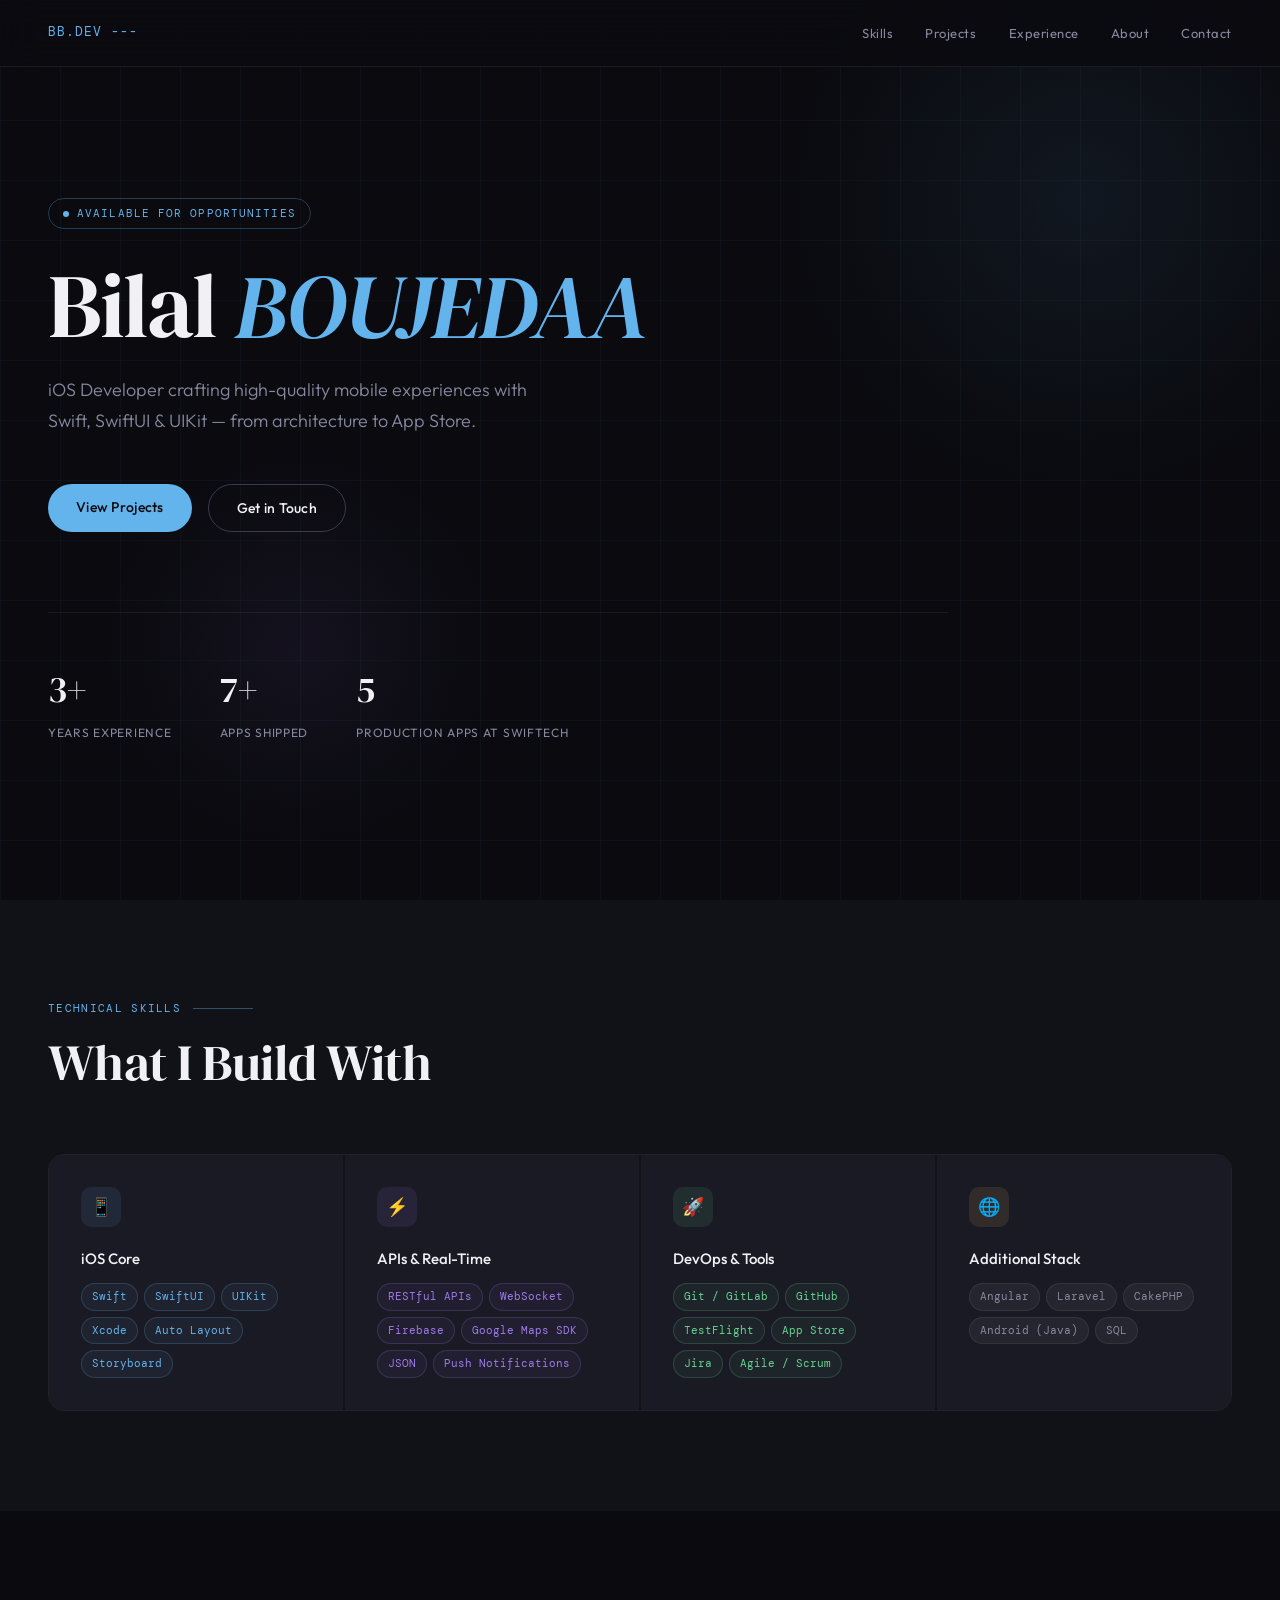
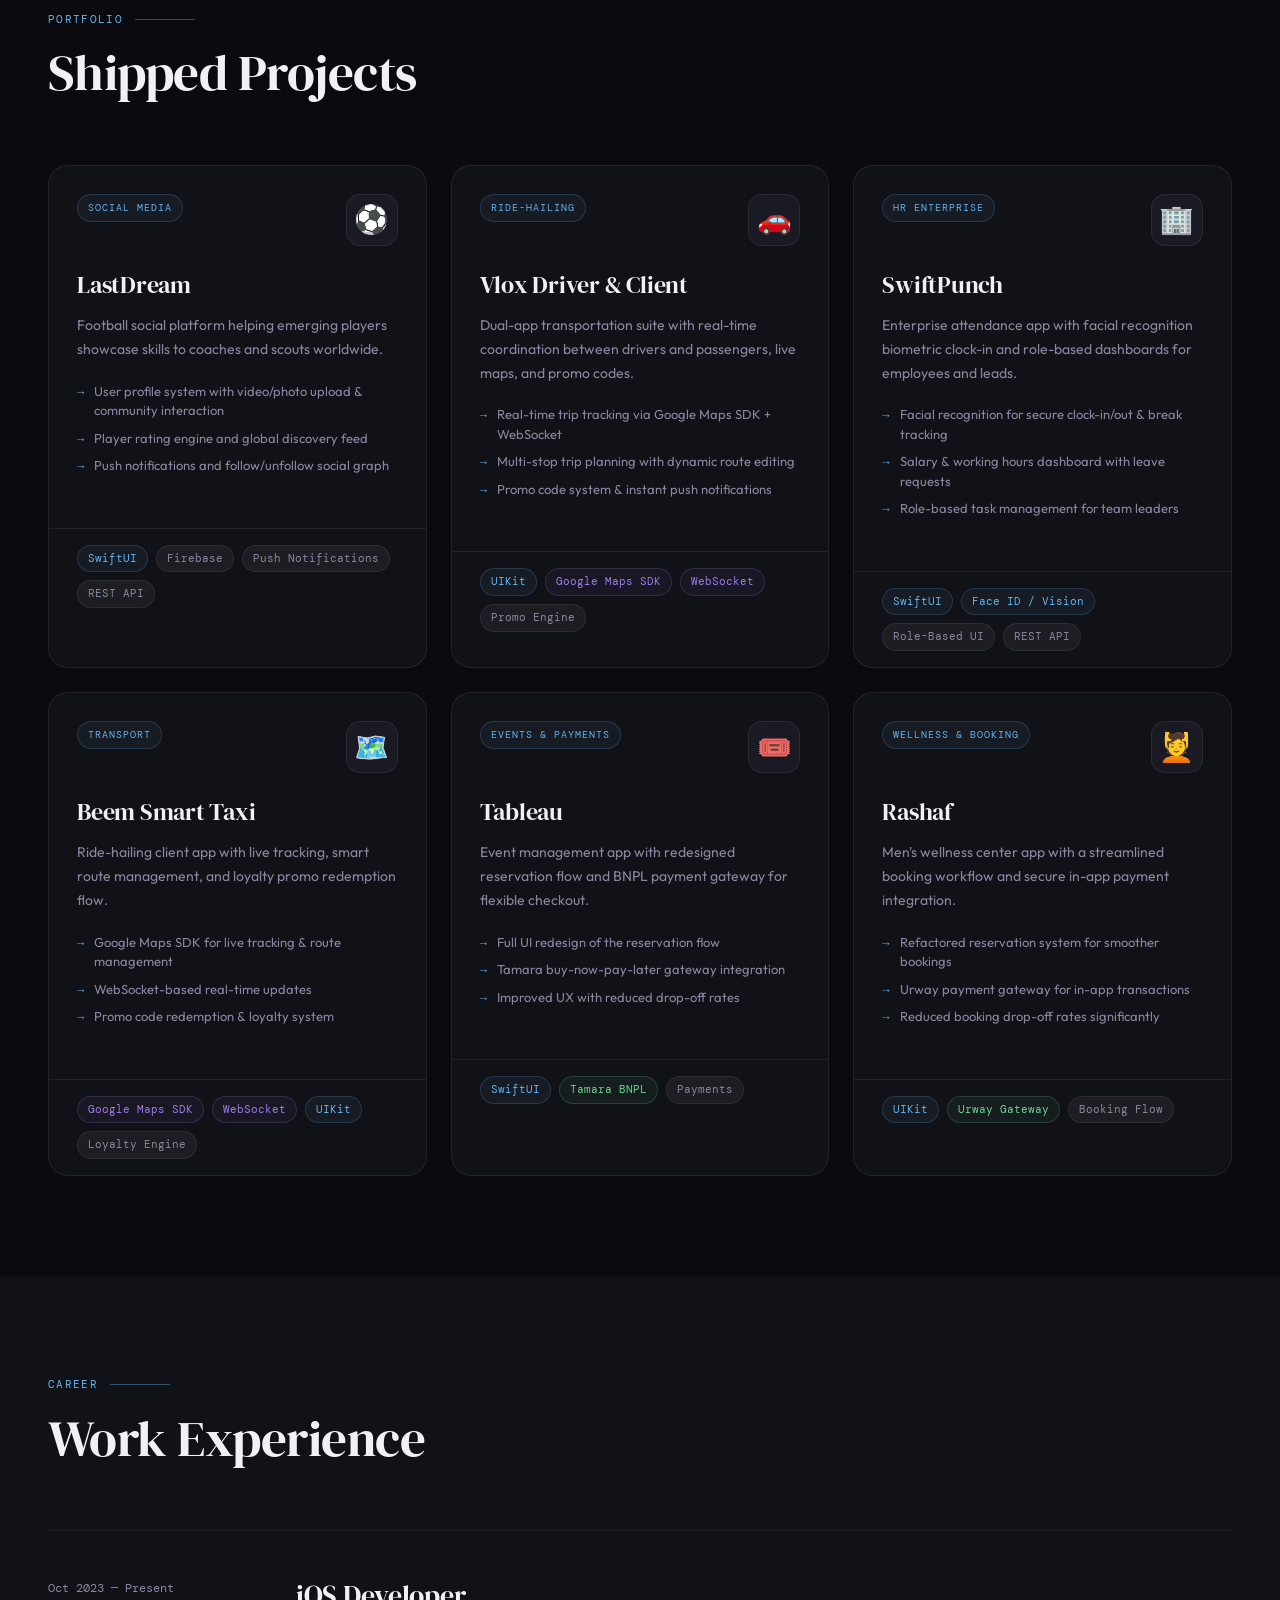
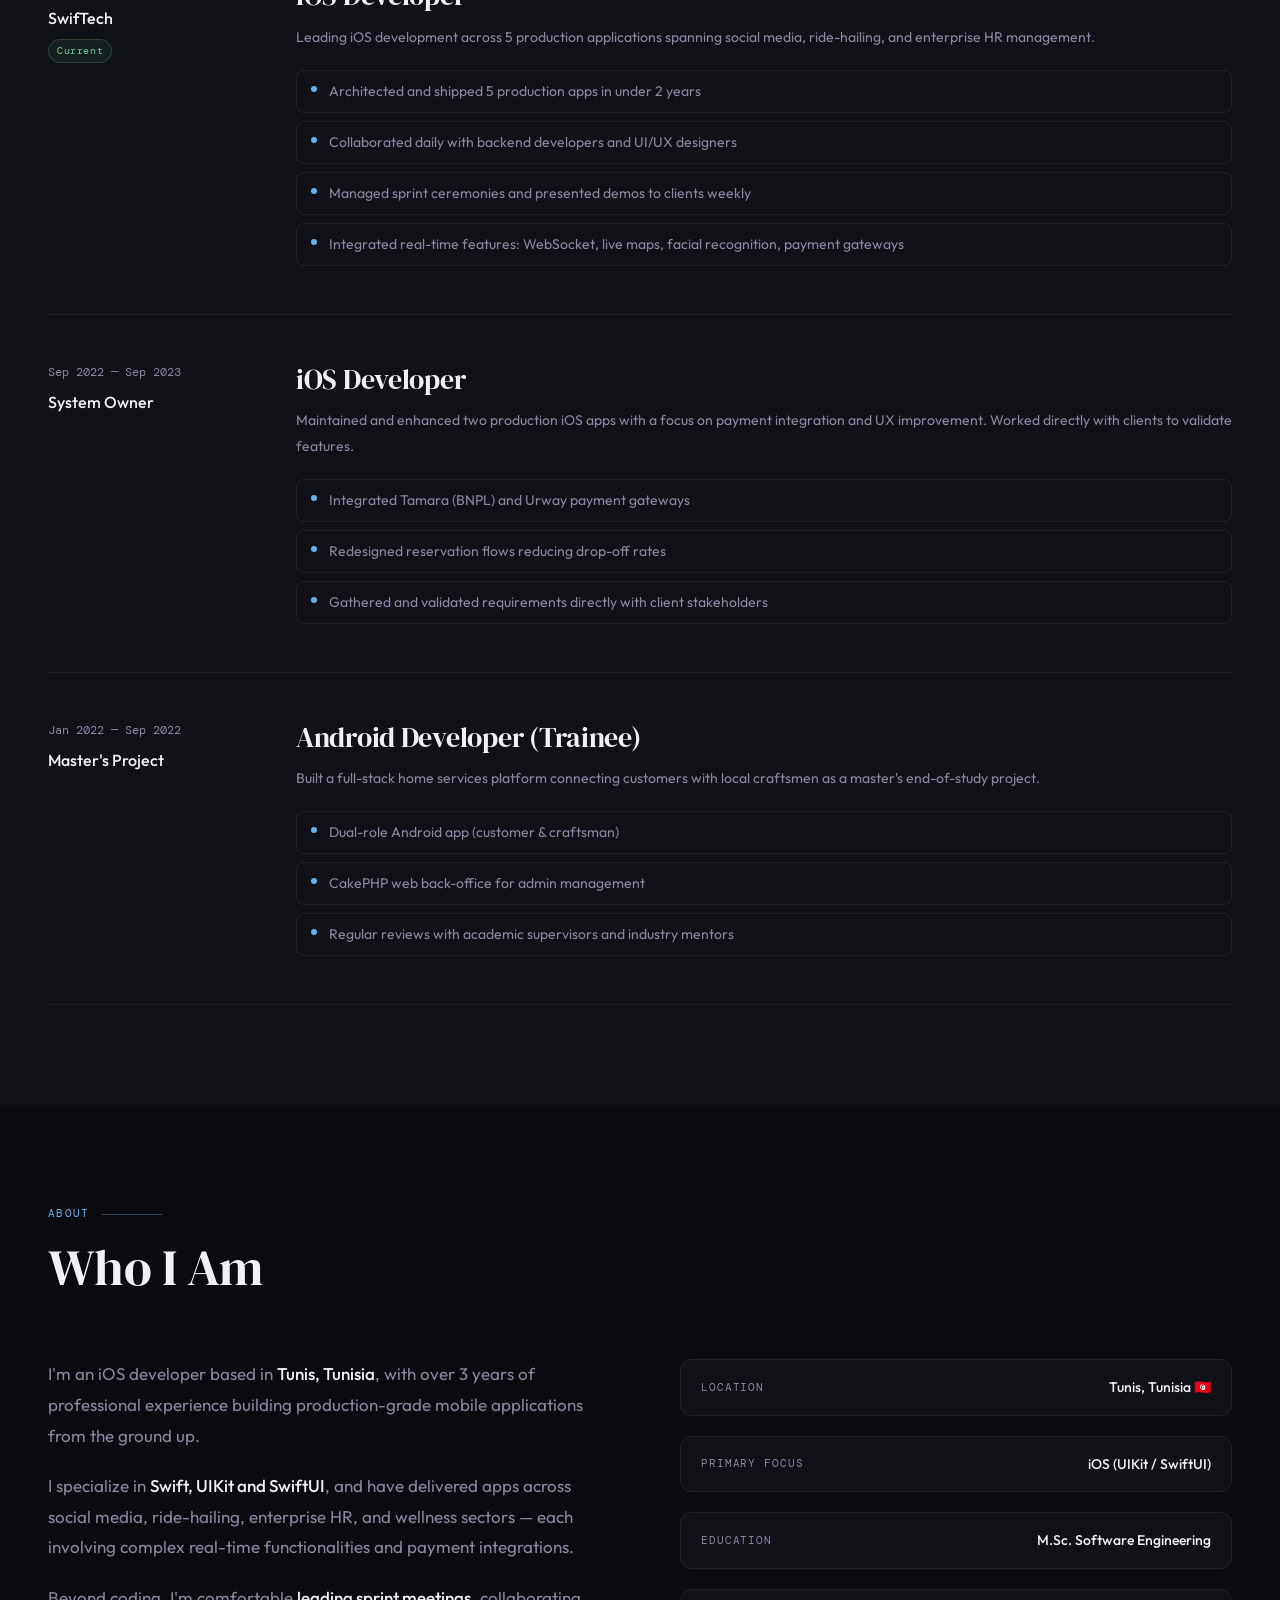
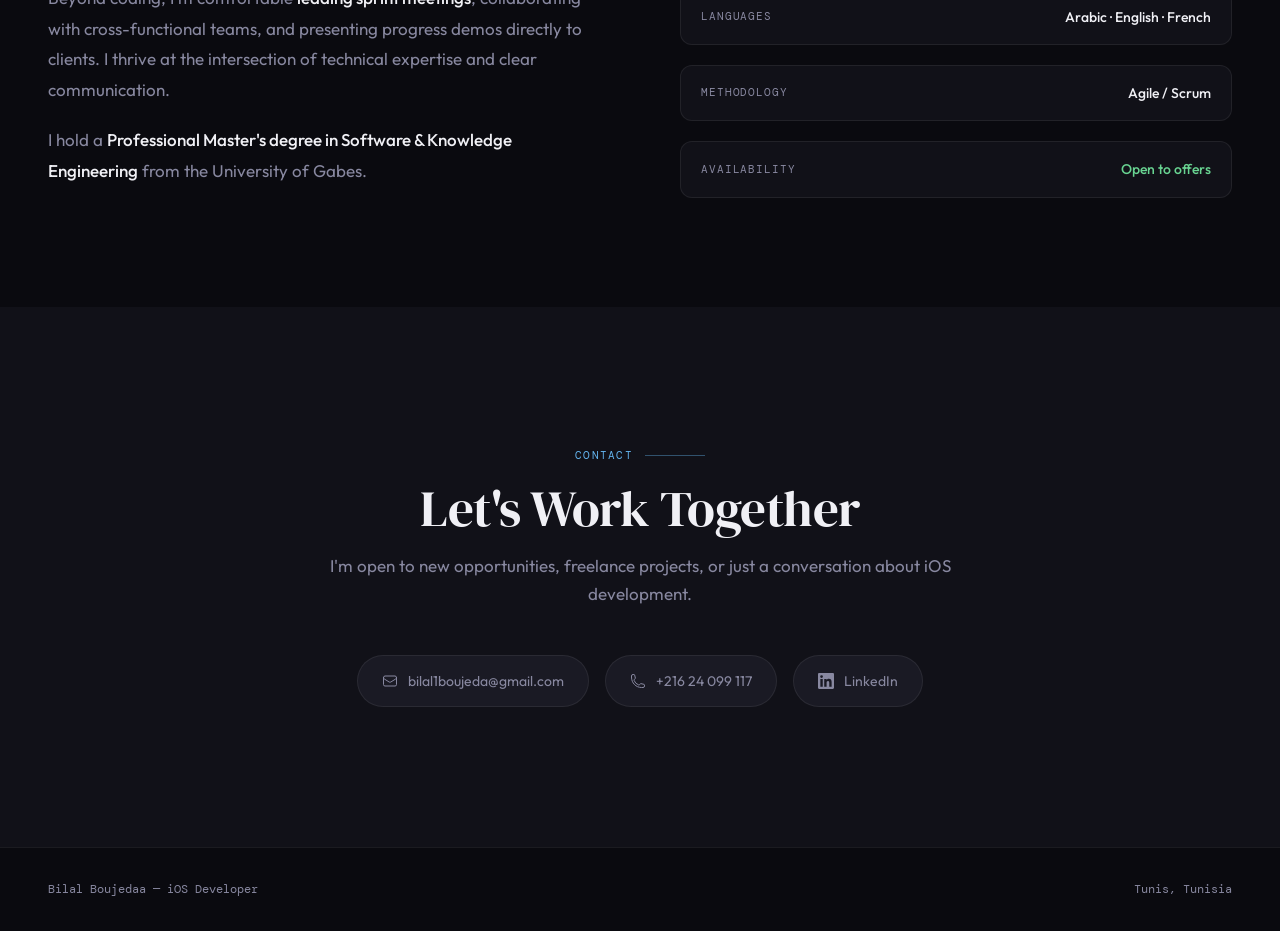
<file: bilal_portfolio.html>
<!DOCTYPE html>
<html lang="en">
<head>
<meta charset="UTF-8">
<meta name="viewport" content="width=device-width, initial-scale=1.0">
<link rel="icon" type="image/svg+xml" href="data:image/svg+xml,%3Csvg xmlns='http://www.w3.org/2000/svg' viewBox='0 0 384 512'%3E%3Cpath fill='black' d='M318.7 268.1c-.2-37.3 16.7-65.5 50.9-86.3-19.1-27.4-47.9-42.5-86-45.4-36.2-2.8-75.8 21.1-90.3 21.1-15.3 0-50.3-20.1-77.8-19.2-56.5.9-116.5 45.1-116.5 137.4 0 27.3 5 55.5 15 84.6 13.3 38.1 61.3 131.4 111.4 129.9 26.2-.6 44.7-18.7 78.8-18.7 33.1 0 50.3 18.7 79.4 18.7 50.6-.7 94.3-85.5 107-123.7-72.3-34.1-71.9-96.2-72-98.4zM251.2 99.1c27.8-33 25.3-63.1 24.5-74.1-24.5 1.4-52.9 16.7-69 35.4-17.7 20.2-28.1 45.1-25.8 73.2 26.7 2.1 53.4-11.5 70.3-34.5z'/%3E%3C/svg%3E">
<title>Bilal Boujedaa — iOS Developer</title>
<link rel="preconnect" href="https://fonts.googleapis.com">
<link href="https://fonts.googleapis.com/css2?family=DM+Serif+Display:ital@0;1&family=DM+Mono:wght@300;400;500&family=Outfit:wght@300;400;500;600&display=swap" rel="stylesheet">
<style>
  :root {
    --bg: #0a0a0f;
    --surface: #111118;
    --surface2: #1a1a24;
    --border: rgba(255,255,255,0.07);
    --border-accent: rgba(99,179,237,0.3);
    --accent: #63b3ed;
    --accent2: #9f7aea;
    --accent3: #68d391;
    --text: #f0f0f5;
    --muted: #8888a0;
    --faint: #3a3a50;
  }

  * { margin: 0; padding: 0; box-sizing: border-box; }

  html { scroll-behavior: smooth; }

  body {
    background: var(--bg);
    color: var(--text);
    font-family: 'Outfit', sans-serif;
    font-size: 16px;
    line-height: 1.6;
    overflow-x: hidden;
  }

  /* NAV */
  nav {
    position: fixed; top: 0; left: 0; right: 0; z-index: 100;
    padding: 20px 48px;
    display: flex; align-items: center; justify-content: space-between;
    background: rgba(10,10,15,0.8);
    backdrop-filter: blur(20px);
    border-bottom: 1px solid var(--border);
  }
  .nav-logo {
    font-family: 'DM Mono', monospace;
    font-size: 13px;
    color: var(--accent);
    letter-spacing: 0.08em;
    text-transform: uppercase;
  }
  .nav-links { display: flex; gap: 32px; list-style: none; }
  .nav-links a {
    font-size: 13px;
    color: var(--muted);
    text-decoration: none;
    letter-spacing: 0.04em;
    transition: color 0.2s;
  }
  .nav-links a:hover { color: var(--text); }

  /* HERO */
  .hero {
    min-height: 100vh;
    display: flex; flex-direction: column; justify-content: center;
    padding: 120px 48px 80px;
    position: relative;
    overflow: hidden;
  }

  .hero-grid {
    position: absolute; inset: 0; z-index: 0;
    background-image:
      linear-gradient(rgba(99,179,237,0.04) 1px, transparent 1px),
      linear-gradient(90deg, rgba(99,179,237,0.04) 1px, transparent 1px);
    background-size: 60px 60px;
  }

  .hero-glow {
    position: absolute;
    width: 600px; height: 600px;
    border-radius: 50%;
    background: radial-gradient(circle, rgba(99,179,237,0.08) 0%, transparent 70%);
    top: -100px; right: -100px;
    z-index: 0;
  }
  .hero-glow2 {
    position: absolute;
    width: 400px; height: 400px;
    border-radius: 50%;
    background: radial-gradient(circle, rgba(159,122,234,0.07) 0%, transparent 70%);
    bottom: 50px; left: 100px;
    z-index: 0;
  } 

  .hero-content { position: relative; z-index: 1; max-width: 900px; }

  .hero-tag {
    display: inline-flex; align-items: center; gap: 8px;
    padding: 6px 14px;
    border: 1px solid var(--border-accent);
    border-radius: 100px;
    font-family: 'DM Mono', monospace;
    font-size: 11px;
    color: var(--accent);
    letter-spacing: 0.1em;
    text-transform: uppercase;
    margin-bottom: 32px;
    animation: fadeUp 0.6s ease both;
  }
  .hero-tag::before {
    content: '';
    width: 6px; height: 6px; border-radius: 50%;
    background: var(--accent);
    animation: pulse 2s infinite;
  }

  @keyframes pulse {
    0%, 100% { opacity: 1; transform: scale(1); }
    50% { opacity: 0.5; transform: scale(0.8); }
  }

  h1 {
    font-family: 'DM Serif Display', serif;
    font-size: clamp(52px, 7vw, 96px);
    line-height: 1.0;
    font-weight: 400;
    letter-spacing: -0.02em;
    animation: fadeUp 0.6s 0.1s ease both;
  }
  h1 em {
    font-style: italic;
    color: var(--accent);
  }

  .hero-sub {
    font-size: 18px;
    color: var(--muted);
    font-weight: 300;
    max-width: 520px;
    margin-top: 24px;
    line-height: 1.7;
    animation: fadeUp 0.6s 0.2s ease both;
  }

  .hero-cta {
    display: flex; gap: 16px; margin-top: 48px;
    animation: fadeUp 0.6s 0.3s ease both;
  }
  .btn {
    padding: 12px 28px;
    border-radius: 100px;
    font-size: 14px;
    font-weight: 500;
    cursor: pointer;
    text-decoration: none;
    transition: all 0.2s;
    letter-spacing: 0.02em;
  }
  .btn-primary {
    background: var(--accent);
    color: #0a0a0f;
    border: none;
  }
  .btn-primary:hover { background: #90cdf4; transform: translateY(-1px); }
  .btn-outline {
    background: transparent;
    color: var(--text);
    border: 1px solid var(--faint);
  }
  .btn-outline:hover { border-color: var(--accent); color: var(--accent); transform: translateY(-1px); }

  .hero-stats {
    display: flex; gap: 48px; margin-top: 80px;
    padding-top: 48px;
    border-top: 1px solid var(--border);
    animation: fadeUp 0.6s 0.4s ease both;
  }
  .stat-num {
    font-family: 'DM Serif Display', serif;
    font-size: 36px;
    color: var(--text);
  }
  .stat-label {
    font-size: 12px;
    color: var(--muted);
    letter-spacing: 0.06em;
    text-transform: uppercase;
    margin-top: 4px;
  }

  /* SECTIONS */
  section { padding: 100px 48px; }

  .section-label {
    font-family: 'DM Mono', monospace;
    font-size: 11px;
    color: var(--accent);
    letter-spacing: 0.12em;
    text-transform: uppercase;
    margin-bottom: 16px;
    display: flex; align-items: center; gap: 12px;
  }
  .section-label::after {
    content: '';
    display: block; height: 1px;
    width: 60px; background: var(--accent);
    opacity: 0.4;
  }

  h2 {
    font-family: 'DM Serif Display', serif;
    font-size: clamp(36px, 4vw, 52px);
    font-weight: 400;
    line-height: 1.1;
    letter-spacing: -0.01em;
  }

  /* SKILLS */
  .skills-section { background: var(--surface); }
  .skills-grid {
    display: grid;
    grid-template-columns: repeat(auto-fit, minmax(260px, 1fr));
    gap: 2px;
    margin-top: 64px;
    border: 1px solid var(--border);
    border-radius: 16px;
    overflow: hidden;
  }
  .skill-card {
    padding: 32px;
    background: var(--surface2);
    transition: background 0.2s;
    position: relative;
  }
  .skill-card:hover { background: #1e1e2e; }
  .skill-icon {
    width: 40px; height: 40px; border-radius: 10px;
    display: flex; align-items: center; justify-content: center;
    font-size: 18px;
    margin-bottom: 20px;
  }
  .skill-card h3 {
    font-size: 15px; font-weight: 500;
    margin-bottom: 12px;
  }
  .skill-tags {
    display: flex; flex-wrap: wrap; gap: 6px;
  }
  .tag {
    font-family: 'DM Mono', monospace;
    font-size: 11px;
    padding: 4px 10px;
    border-radius: 100px;
    background: rgba(255,255,255,0.05);
    color: var(--muted);
    border: 1px solid var(--border);
  }
  .tag.accent { color: var(--accent); border-color: rgba(99,179,237,0.2); background: rgba(99,179,237,0.06); }
  .tag.purple { color: var(--accent2); border-color: rgba(159,122,234,0.2); background: rgba(159,122,234,0.06); }
  .tag.green { color: var(--accent3); border-color: rgba(104,211,145,0.2); background: rgba(104,211,145,0.06); }

  /* PROJECTS */
  .projects-grid {
    display: grid;
    grid-template-columns: repeat(auto-fit, minmax(340px, 1fr));
    gap: 24px;
    margin-top: 64px;
  }
  .project-card {
    background: var(--surface);
    border: 1px solid var(--border);
    border-radius: 20px;
    overflow: hidden;
    transition: transform 0.3s, border-color 0.3s;
    position: relative;
  }
  .project-card:hover {
    transform: translateY(-4px);
    border-color: rgba(99,179,237,0.25);
  }
  .project-header {
    padding: 28px 28px 0;
    display: flex; align-items: flex-start; justify-content: space-between;
  }
  .project-category {
    font-family: 'DM Mono', monospace;
    font-size: 10px;
    color: var(--accent);
    letter-spacing: 0.1em;
    text-transform: uppercase;
    padding: 5px 10px;
    border: 1px solid rgba(99,179,237,0.2);
    border-radius: 100px;
    background: rgba(99,179,237,0.06);
  }
  .project-emoji {
    font-size: 28px;
    width: 52px; height: 52px;
    background: var(--surface2);
    border-radius: 14px;
    display: flex; align-items: center; justify-content: center;
    border: 1px solid var(--border);
  }
  .project-body { padding: 20px 28px 28px; }
  .project-title {
    font-family: 'DM Serif Display', serif;
    font-size: 24px; font-weight: 400;
    margin-bottom: 10px;
    letter-spacing: -0.01em;
  }
  .project-desc {
    font-size: 14px;
    color: var(--muted);
    line-height: 1.7;
    margin-bottom: 20px;
  }
  .project-features {
    list-style: none;
    display: flex; flex-direction: column; gap: 8px;
    margin-bottom: 24px;
  }
  .project-features li {
    font-size: 13px;
    color: var(--muted);
    display: flex; align-items: flex-start; gap: 10px;
    line-height: 1.5;
  }
  .project-features li::before {
    content: '→';
    color: var(--accent);
    font-family: 'DM Mono', monospace;
    font-size: 12px;
    flex-shrink: 0;
    margin-top: 1px;
  }
  .project-footer {
    padding: 16px 28px;
    border-top: 1px solid var(--border);
    display: flex; flex-wrap: wrap; gap: 8px;
  }

  /* EXPERIENCE */
  .experience-list { margin-top: 64px; }
  .exp-item {
    display: grid;
    grid-template-columns: 200px 1fr;
    gap: 48px;
    padding: 48px 0;
    border-bottom: 1px solid var(--border);
    position: relative;
  }
  .exp-item:first-child { border-top: 1px solid var(--border); }
  .exp-meta { }
  .exp-date {
    font-family: 'DM Mono', monospace;
    font-size: 12px;
    color: var(--muted);
    margin-bottom: 8px;
  }
  .exp-company {
    font-size: 16px;
    font-weight: 500;
    color: var(--text);
    margin-bottom: 4px;
  }
  .exp-badge {
    display: inline-block;
    font-family: 'DM Mono', monospace;
    font-size: 10px;
    padding: 3px 8px;
    border-radius: 100px;
    background: rgba(104,211,145,0.08);
    color: var(--accent3);
    border: 1px solid rgba(104,211,145,0.2);
    letter-spacing: 0.06em;
  }
  .exp-role {
    font-family: 'DM Serif Display', serif;
    font-size: 28px;
    font-weight: 400;
    letter-spacing: -0.01em;
    margin-bottom: 12px;
    line-height: 1.2;
  }
  .exp-desc {
    font-size: 14px;
    color: var(--muted);
    line-height: 1.8;
    margin-bottom: 20px;
  }
  .exp-achievements {
    list-style: none; display: flex; flex-direction: column; gap: 8px;
  }
  .exp-achievements li {
    font-size: 14px; color: var(--muted);
    display: flex; align-items: flex-start; gap: 12px;
    padding: 10px 14px;
    background: var(--surface);
    border-radius: 8px;
    border: 1px solid var(--border);
    line-height: 1.5;
  }
  .exp-achievements li span.dot {
    width: 6px; height: 6px; border-radius: 50%;
    background: var(--accent); flex-shrink: 0; margin-top: 5px;
  }

  /* ABOUT */
  .about-grid {
    display: grid;
    grid-template-columns: 1fr 1fr;
    gap: 80px;
    align-items: start;
    margin-top: 64px;
  }
  .about-text p {
    font-size: 17px;
    color: var(--muted);
    line-height: 1.8;
    margin-bottom: 20px;
  }
  .about-text p strong { color: var(--text); font-weight: 500; }
  .about-details { display: flex; flex-direction: column; gap: 20px; }
  .detail-row {
    display: flex; justify-content: space-between; align-items: center;
    padding: 16px 20px;
    background: var(--surface);
    border: 1px solid var(--border);
    border-radius: 12px;
  }
  .detail-label {
    font-family: 'DM Mono', monospace;
    font-size: 11px;
    color: var(--muted);
    letter-spacing: 0.08em;
    text-transform: uppercase;
  }
  .detail-value { font-size: 14px; font-weight: 500; }

  /* CONTACT */
  .contact-section { background: var(--surface); }
  .contact-inner {
    max-width: 640px;
    margin: 0 auto;
    text-align: center;
    padding: 40px 0;
  }
  .contact-inner h2 { margin-bottom: 16px; }
  .contact-inner p {
    color: var(--muted);
    font-size: 17px;
    margin-bottom: 48px;
  }
  .contact-links {
    display: flex; justify-content: center; gap: 16px; flex-wrap: wrap;
  }
  .contact-link {
    display: flex; align-items: center; gap: 10px;
    padding: 14px 24px;
    border: 1px solid var(--border);
    border-radius: 100px;
    color: var(--muted);
    text-decoration: none;
    font-size: 14px;
    transition: all 0.2s;
    background: var(--surface2);
  }
  .contact-link:hover { border-color: var(--accent); color: var(--accent); background: rgba(99,179,237,0.05); }
  .contact-link svg { width: 16px; height: 16px; }

  /* FOOTER */
  footer {
    padding: 32px 48px;
    border-top: 1px solid var(--border);
    display: flex; justify-content: space-between; align-items: center;
  }
  footer p { font-family: 'DM Mono', monospace; font-size: 12px; color: var(--muted); }

  /* ANIMATIONS */
  @keyframes fadeUp {
    from { opacity: 0; transform: translateY(20px); }
    to { opacity: 1; transform: translateY(0); }
  }

  .reveal {
    opacity: 0; transform: translateY(30px);
    transition: opacity 0.7s ease, transform 0.7s ease;
  }
  .reveal.visible { opacity: 1; transform: translateY(0); }

  /* DEVICE MOCKUP */
  .iphone-wrap {
    display: flex; justify-content: center; gap: 24px;
    margin-top: 64px;
    flex-wrap: wrap;
  }
  .iphone {
    width: 180px;
    background: var(--surface2);
    border: 2px solid var(--border);
    border-radius: 36px;
    padding: 16px 12px;
    position: relative;
    flex-shrink: 0;
  }
  .iphone::before {
    content: '';
    display: block;
    width: 60px; height: 24px;
    background: var(--bg);
    border-radius: 0 0 16px 16px;
    margin: 0 auto 12px;
    border: 2px solid var(--border);
    border-top: none;
  }
  .iphone-screen {
    background: var(--surface);
    border-radius: 22px;
    height: 280px;
    overflow: hidden;
    position: relative;
  }
  .app-header {
    padding: 14px 12px 10px;
    border-bottom: 1px solid var(--border);
  }
  .app-title { font-size: 11px; font-weight: 600; color: var(--text); }
  .app-sub { font-size: 9px; color: var(--muted); }
  .app-content { padding: 10px 12px; }
  .app-card {
    background: var(--surface2);
    border-radius: 10px;
    padding: 10px;
    margin-bottom: 8px;
    display: flex; align-items: center; gap: 8px;
  }
  .app-dot { width: 8px; height: 8px; border-radius: 50%; flex-shrink: 0; }
  .app-line { height: 6px; border-radius: 3px; background: var(--faint); }
  .app-line.w80 { width: 80%; }
  .app-line.w60 { width: 60%; margin-top: 4px; }
  .map-placeholder {
    height: 100px;
    background: linear-gradient(135deg, #0f1a2e 0%, #162030 100%);
    border-radius: 10px;
    display: flex; align-items: center; justify-content: center;
    font-size: 28px;
    margin-bottom: 8px;
    position: relative;
    overflow: hidden;
  }
  .map-pin {
    position: absolute;
    width: 10px; height: 10px;
    border-radius: 50%;
    border: 2px solid var(--accent);
    background: rgba(99,179,237,0.3);
  }
  .map-route {
    position: absolute;
    height: 1px;
    background: var(--accent);
    opacity: 0.6;
  }

  @media (max-width: 768px) {
    nav { padding: 16px 24px; }
    .nav-links { display: none; }
    .hero { padding: 100px 24px 60px; }
    section { padding: 60px 24px; }
    .hero-stats { gap: 24px; }
    .exp-item { grid-template-columns: 1fr; gap: 20px; }
    .about-grid { grid-template-columns: 1fr; gap: 40px; }
    footer { flex-direction: column; gap: 12px; text-align: center; }
  }
</style>
</head>
<body>

<!-- NAV -->
<nav>
  <div class="nav-logo">BB.dev ---</div>
  <ul class="nav-links">
    <li><a href="#skills">Skills</a></li>
    <li><a href="#projects">Projects</a></li>
    <li><a href="#experience">Experience</a></li>
    <li><a href="#about">About</a></li>
    <li><a href="#contact">Contact</a></li>
  </ul>
</nav>

<!-- HERO -->
<section class="hero">
  <div class="hero-grid"></div>
  <div class="hero-glow"></div>
  <div class="hero-glow2"></div> 
  <div class="hero-content">
    <div class="hero-tag">Available for opportunities</div>
    <h1>Bilal <em>BOUJEDAA</em></h1>
    <p class="hero-sub">iOS Developer crafting high-quality mobile experiences with Swift, SwiftUI & UIKit — from architecture to App Store.</p>
    <div class="hero-cta">
      <a href="#projects" class="btn btn-primary">View Projects</a>
      <a href="#contact" class="btn btn-outline">Get in Touch</a>
    </div>
    <div class="hero-stats">
      <div>
        <div class="stat-num">3+</div>
        <div class="stat-label">Years Experience</div>
      </div>
      <div>
        <div class="stat-num">7+</div>
        <div class="stat-label">Apps Shipped</div>
      </div>
      <div>
        <div class="stat-num">5</div>
        <div class="stat-label">Production Apps at SwifTech</div>
      </div>
    </div>
  </div>
</section>

<!-- SKILLS -->
<section class="skills-section" id="skills">
  <div class="section-label">Technical Skills</div>
  <h2>What I Build With</h2>
  <div class="skills-grid reveal">
    <div class="skill-card">
      <div class="skill-icon" style="background: rgba(99,179,237,0.1);">📱</div>
      <h3>iOS Core</h3>
      <div class="skill-tags">
        <span class="tag accent">Swift</span>
        <span class="tag accent">SwiftUI</span>
        <span class="tag accent">UIKit</span>
        <span class="tag accent">Xcode</span>
        <span class="tag accent">Auto Layout</span>
        <span class="tag accent">Storyboard</span>
      </div>
    </div>
    <div class="skill-card">
      <div class="skill-icon" style="background: rgba(159,122,234,0.1);">⚡</div>
      <h3>APIs & Real-Time</h3>
      <div class="skill-tags">
        <span class="tag purple">RESTful APIs</span>
        <span class="tag purple">WebSocket</span>
        <span class="tag purple">Firebase</span>
        <span class="tag purple">Google Maps SDK</span>
        <span class="tag purple">JSON</span>
        <span class="tag purple">Push Notifications</span>
      </div>
    </div>
    <div class="skill-card">
      <div class="skill-icon" style="background: rgba(104,211,145,0.1);">🚀</div>
      <h3>DevOps & Tools</h3>
      <div class="skill-tags">
        <span class="tag green">Git / GitLab</span>
        <span class="tag green">GitHub</span>
        <span class="tag green">TestFlight</span>
        <span class="tag green">App Store</span>
        <span class="tag green">Jira</span>
        <span class="tag green">Agile / Scrum</span>
      </div>
    </div>
    <div class="skill-card">
      <div class="skill-icon" style="background: rgba(255,200,100,0.1);">🌐</div>
      <h3>Additional Stack</h3>
      <div class="skill-tags">
        <span class="tag">Angular</span>
        <span class="tag">Laravel</span>
        <span class="tag">CakePHP</span>
        <span class="tag">Android (Java)</span>
        <span class="tag">SQL</span>
      </div>
    </div>
  </div>
</section>

<!-- PROJECTS -->
<section id="projects">
  <div class="section-label">Portfolio</div>
  <h2>Shipped Projects</h2>
  <div class="projects-grid">

    <!-- LastDream -->
    <div class="project-card reveal">
      <div class="project-header">
        <span class="project-category">Social Media</span>
        <div class="project-emoji">⚽</div>
      </div>
      <div class="project-body">
        <h3 class="project-title">LastDream</h3>
        <p class="project-desc">Football social platform helping emerging players showcase skills to coaches and scouts worldwide.</p>
        <ul class="project-features">
          <li>User profile system with video/photo upload & community interaction</li>
          <li>Player rating engine and global discovery feed</li>
          <li>Push notifications and follow/unfollow social graph</li>
        </ul>
      </div>
      <div class="project-footer">
        <span class="tag accent">SwiftUI</span>
        <span class="tag">Firebase</span>
        <span class="tag">Push Notifications</span>
        <span class="tag">REST API</span>
      </div>
    </div>

    <!-- Vlox -->
    <div class="project-card reveal">
      <div class="project-header">
        <span class="project-category">Ride-Hailing</span>
        <div class="project-emoji">🚗</div>
      </div>
      <div class="project-body">
        <h3 class="project-title">Vlox Driver & Client</h3>
        <p class="project-desc">Dual-app transportation suite with real-time coordination between drivers and passengers, live maps, and promo codes.</p>
        <ul class="project-features">
          <li>Real-time trip tracking via Google Maps SDK + WebSocket</li>
          <li>Multi-stop trip planning with dynamic route editing</li>
          <li>Promo code system & instant push notifications</li>
        </ul>
      </div>
      <div class="project-footer">
        <span class="tag accent">UIKit</span>
        <span class="tag purple">Google Maps SDK</span>
        <span class="tag purple">WebSocket</span>
        <span class="tag">Promo Engine</span>
      </div>
    </div>

    <!-- SwiftPunch -->
    <div class="project-card reveal">
      <div class="project-header">
        <span class="project-category">HR Enterprise</span>
        <div class="project-emoji">🏢</div>
      </div>
      <div class="project-body">
        <h3 class="project-title">SwiftPunch</h3>
        <p class="project-desc">Enterprise attendance app with facial recognition biometric clock-in and role-based dashboards for employees and leads.</p>
        <ul class="project-features">
          <li>Facial recognition for secure clock-in/out & break tracking</li>
          <li>Salary & working hours dashboard with leave requests</li>
          <li>Role-based task management for team leaders</li>
        </ul>
      </div>
      <div class="project-footer">
        <span class="tag accent">SwiftUI</span>
        <span class="tag accent">Face ID / Vision</span>
        <span class="tag">Role-Based UI</span>
        <span class="tag">REST API</span>
      </div>
    </div>

    <!-- Beem -->
    <div class="project-card reveal">
      <div class="project-header">
        <span class="project-category">Transport</span>
        <div class="project-emoji">🗺️</div>
      </div>
      <div class="project-body">
        <h3 class="project-title">Beem Smart Taxi</h3>
        <p class="project-desc">Ride-hailing client app with live tracking, smart route management, and loyalty promo redemption flow.</p>
        <ul class="project-features">
          <li>Google Maps SDK for live tracking & route management</li>
          <li>WebSocket-based real-time updates</li>
          <li>Promo code redemption & loyalty system</li>
        </ul>
      </div>
      <div class="project-footer">
        <span class="tag purple">Google Maps SDK</span>
        <span class="tag purple">WebSocket</span>
        <span class="tag accent">UIKit</span>
        <span class="tag">Loyalty Engine</span>
      </div>
    </div>

    <!-- Tableau -->
    <div class="project-card reveal">
      <div class="project-header">
        <span class="project-category">Events & Payments</span>
        <div class="project-emoji">🎟️</div>
      </div>
      <div class="project-body">
        <h3 class="project-title">Tableau</h3>
        <p class="project-desc">Event management app with redesigned reservation flow and BNPL payment gateway for flexible checkout.</p>
        <ul class="project-features">
          <li>Full UI redesign of the reservation flow</li>
          <li>Tamara buy-now-pay-later gateway integration</li>
          <li>Improved UX with reduced drop-off rates</li>
        </ul>
      </div>
      <div class="project-footer">
        <span class="tag accent">SwiftUI</span>
        <span class="tag green">Tamara BNPL</span>
        <span class="tag">Payments</span>
      </div>
    </div>

    <!-- Rashaf -->
    <div class="project-card reveal">
      <div class="project-header">
        <span class="project-category">Wellness & Booking</span>
        <div class="project-emoji">💆</div>
      </div>
      <div class="project-body">
        <h3 class="project-title">Rashaf</h3>
        <p class="project-desc">Men's wellness center app with a streamlined booking workflow and secure in-app payment integration.</p>
        <ul class="project-features">
          <li>Refactored reservation system for smoother bookings</li>
          <li>Urway payment gateway for in-app transactions</li>
          <li>Reduced booking drop-off rates significantly</li>
        </ul>
      </div>
      <div class="project-footer">
        <span class="tag accent">UIKit</span>
        <span class="tag green">Urway Gateway</span>
        <span class="tag">Booking Flow</span>
      </div>
    </div>

  </div>
</section>

<!-- EXPERIENCE -->
<section id="experience" style="background: var(--surface);">
  <div class="section-label">Career</div>
  <h2>Work Experience</h2>
  <div class="experience-list">

    <div class="exp-item reveal">
      <div class="exp-meta">
        <div class="exp-date">Oct 2023 — Present</div>
        <div class="exp-company">SwifTech</div>
        <span class="exp-badge">Current</span>
      </div>
      <div class="exp-body">
        <div class="exp-role">iOS Developer</div>
        <p class="exp-desc">Leading iOS development across 5 production applications spanning social media, ride-hailing, and enterprise HR management.</p>
        <ul class="exp-achievements">
          <li><span class="dot"></span>Architected and shipped 5 production apps in under 2 years</li>
          <li><span class="dot"></span>Collaborated daily with backend developers and UI/UX designers</li>
          <li><span class="dot"></span>Managed sprint ceremonies and presented demos to clients weekly</li>
          <li><span class="dot"></span>Integrated real-time features: WebSocket, live maps, facial recognition, payment gateways</li>
        </ul>
      </div>
    </div>

    <div class="exp-item reveal">
      <div class="exp-meta">
        <div class="exp-date">Sep 2022 — Sep 2023</div>
        <div class="exp-company">System Owner</div>
      </div>
      <div class="exp-body">
        <div class="exp-role">iOS Developer</div>
        <p class="exp-desc">Maintained and enhanced two production iOS apps with a focus on payment integration and UX improvement. Worked directly with clients to validate features.</p>
        <ul class="exp-achievements">
          <li><span class="dot"></span>Integrated Tamara (BNPL) and Urway payment gateways</li>
          <li><span class="dot"></span>Redesigned reservation flows reducing drop-off rates</li>
          <li><span class="dot"></span>Gathered and validated requirements directly with client stakeholders</li>
        </ul>
      </div>
    </div>

    <div class="exp-item reveal">
      <div class="exp-meta">
        <div class="exp-date">Jan 2022 — Sep 2022</div>
        <div class="exp-company">Master's Project</div>
      </div>
      <div class="exp-body">
        <div class="exp-role">Android Developer (Trainee)</div>
        <p class="exp-desc">Built a full-stack home services platform connecting customers with local craftsmen as a master's end-of-study project.</p>
        <ul class="exp-achievements">
          <li><span class="dot"></span>Dual-role Android app (customer & craftsman)</li>
          <li><span class="dot"></span>CakePHP web back-office for admin management</li>
          <li><span class="dot"></span>Regular reviews with academic supervisors and industry mentors</li>
        </ul>
      </div>
    </div>

  </div>
</section>

<!-- ABOUT -->
<section id="about">
  <div class="section-label">About</div>
  <h2>Who I Am</h2>
  <div class="about-grid">
    <div class="about-text reveal">
      <p>I'm an iOS developer based in <strong>Tunis, Tunisia</strong>, with over 3 years of professional experience building production-grade mobile applications from the ground up.</p>
      <p>I specialize in <strong>Swift, UIKit and SwiftUI</strong>, and have delivered apps across social media, ride-hailing, enterprise HR, and wellness sectors — each involving complex real-time functionalities and payment integrations.</p>
      <p>Beyond coding, I'm comfortable <strong>leading sprint meetings</strong>, collaborating with cross-functional teams, and presenting progress demos directly to clients. I thrive at the intersection of technical expertise and clear communication.</p>
      <p>I hold a <strong>Professional Master's degree in Software & Knowledge Engineering</strong> from the University of Gabes.</p>
    </div>
    <div class="about-details reveal">
      <div class="detail-row">
        <span class="detail-label">Location</span>
        <span class="detail-value">Tunis, Tunisia 🇹🇳</span>
      </div>
      <div class="detail-row">
        <span class="detail-label">Primary Focus</span>
        <span class="detail-value">iOS (UIKit / SwiftUI)</span>
      </div>
      <div class="detail-row">
        <span class="detail-label">Education</span>
        <span class="detail-value">M.Sc. Software Engineering</span>
      </div>
      <div class="detail-row">
        <span class="detail-label">Languages</span>
        <span class="detail-value">Arabic · English · French</span>
      </div>
      <div class="detail-row">
        <span class="detail-label">Methodology</span>
        <span class="detail-value">Agile / Scrum</span>
      </div>
      <div class="detail-row">
        <span class="detail-label">Availability</span>
        <span class="detail-value" style="color: var(--accent3);">Open to offers</span>
      </div>
    </div>
  </div>
</section>

<!-- CONTACT -->
<section class="contact-section" id="contact">
  <div class="contact-inner reveal">
    <div class="section-label" style="justify-content: center;">Contact</div>
    <h2>Let's Work Together</h2>
    <p>I'm open to new opportunities, freelance projects, or just a conversation about iOS development.</p>
    <div class="contact-links">
      <a href="mailto:bilal1boujeda@gmail.com" class="contact-link">
        <svg fill="none" viewBox="0 0 24 24" stroke="currentColor" stroke-width="1.5"><path stroke-linecap="round" stroke-linejoin="round" d="M21.75 6.75v10.5a2.25 2.25 0 01-2.25 2.25h-15a2.25 2.25 0 01-2.25-2.25V6.75m19.5 0A2.25 2.25 0 0019.5 4.5h-15a2.25 2.25 0 00-2.25 2.25m19.5 0v.243a2.25 2.25 0 01-1.07 1.916l-7.5 4.615a2.25 2.25 0 01-2.36 0L3.32 8.91a2.25 2.25 0 01-1.07-1.916V6.75" /></svg>
        bilal1boujeda@gmail.com
      </a>
      <a href="tel:+21624099117" class="contact-link">
        <svg fill="none" viewBox="0 0 24 24" stroke="currentColor" stroke-width="1.5"><path stroke-linecap="round" stroke-linejoin="round" d="M2.25 6.75c0 8.284 6.716 15 15 15h2.25a2.25 2.25 0 002.25-2.25v-1.372c0-.516-.351-.966-.852-1.091l-4.423-1.106c-.44-.11-.902.055-1.173.417l-.97 1.293c-.282.376-.769.542-1.21.38a12.035 12.035 0 01-7.143-7.143c-.162-.441.004-.928.38-1.21l1.293-.97c.363-.271.527-.734.417-1.173L6.963 3.102a1.125 1.125 0 00-1.091-.852H4.5A2.25 2.25 0 002.25 4.5v2.25z" /></svg>
        +216 24 099 117
      </a>
      <a href="https://www.linkedin.com/in/bilal-boujedaa-b42918160/" target="_blank" class="contact-link">
        <svg fill="currentColor" viewBox="0 0 24 24"><path d="M20.447 20.452h-3.554v-5.569c0-1.328-.027-3.037-1.852-3.037-1.853 0-2.136 1.445-2.136 2.939v5.667H9.351V9h3.414v1.561h.046c.477-.9 1.637-1.85 3.37-1.85 3.601 0 4.267 2.37 4.267 5.455v6.286zM5.337 7.433a2.062 2.062 0 01-2.063-2.065 2.064 2.064 0 112.063 2.065zm1.782 13.019H3.555V9h3.564v11.452zM22.225 0H1.771C.792 0 0 .774 0 1.729v20.542C0 23.227.792 24 1.771 24h20.451C23.2 24 24 23.227 24 22.271V1.729C24 .774 23.2 0 22.222 0h.003z"/></svg>
        LinkedIn
      </a>
    </div>
  </div>
</section>

<!-- FOOTER -->
<footer>
  <p>Bilal Boujedaa — iOS Developer</p>
  <p>Tunis, Tunisia</p>
</footer>

<script>
const observer = new IntersectionObserver(entries => {
  entries.forEach((entry, i) => {
    if (entry.isIntersecting) {
      setTimeout(() => entry.target.classList.add('visible'), i * 80);
    }
  });
}, { threshold: 0.1 });

document.querySelectorAll('.reveal').forEach(el => observer.observe(el));
</script>
</body>
</html>
</file>
